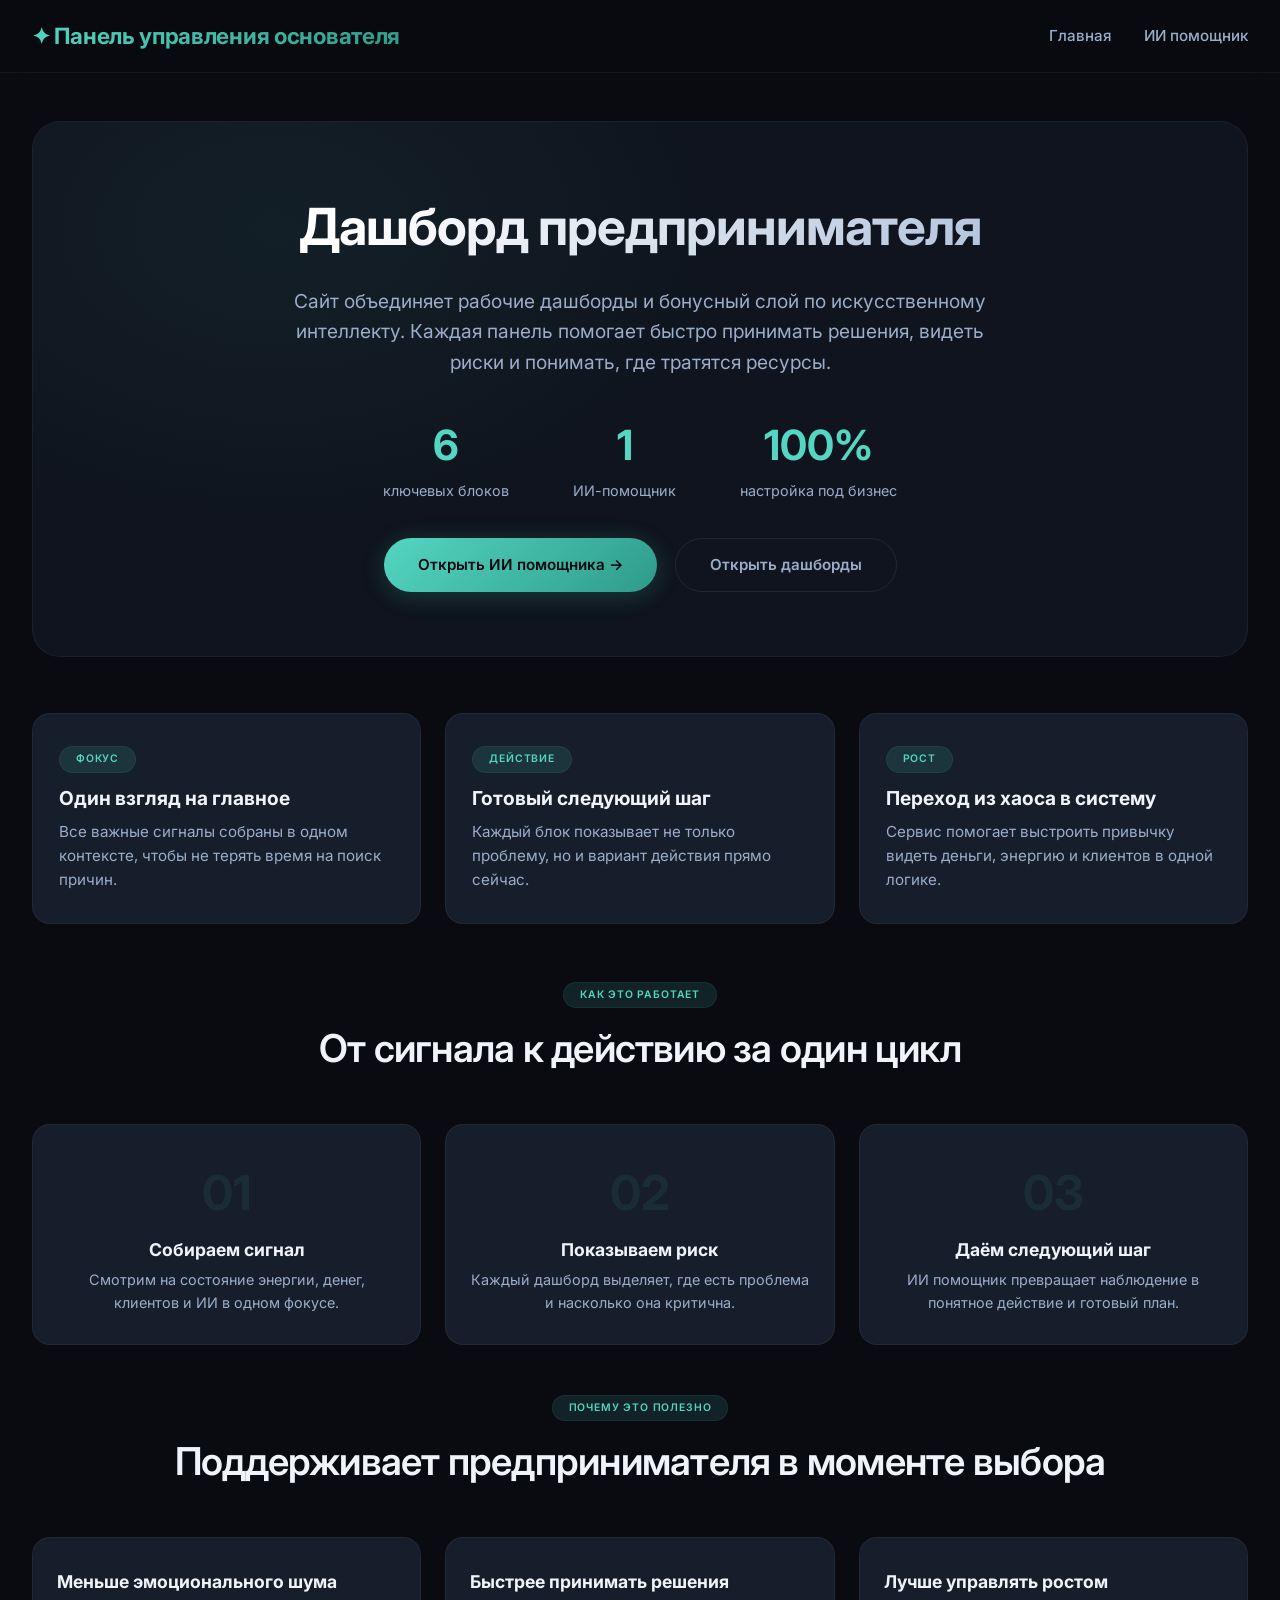
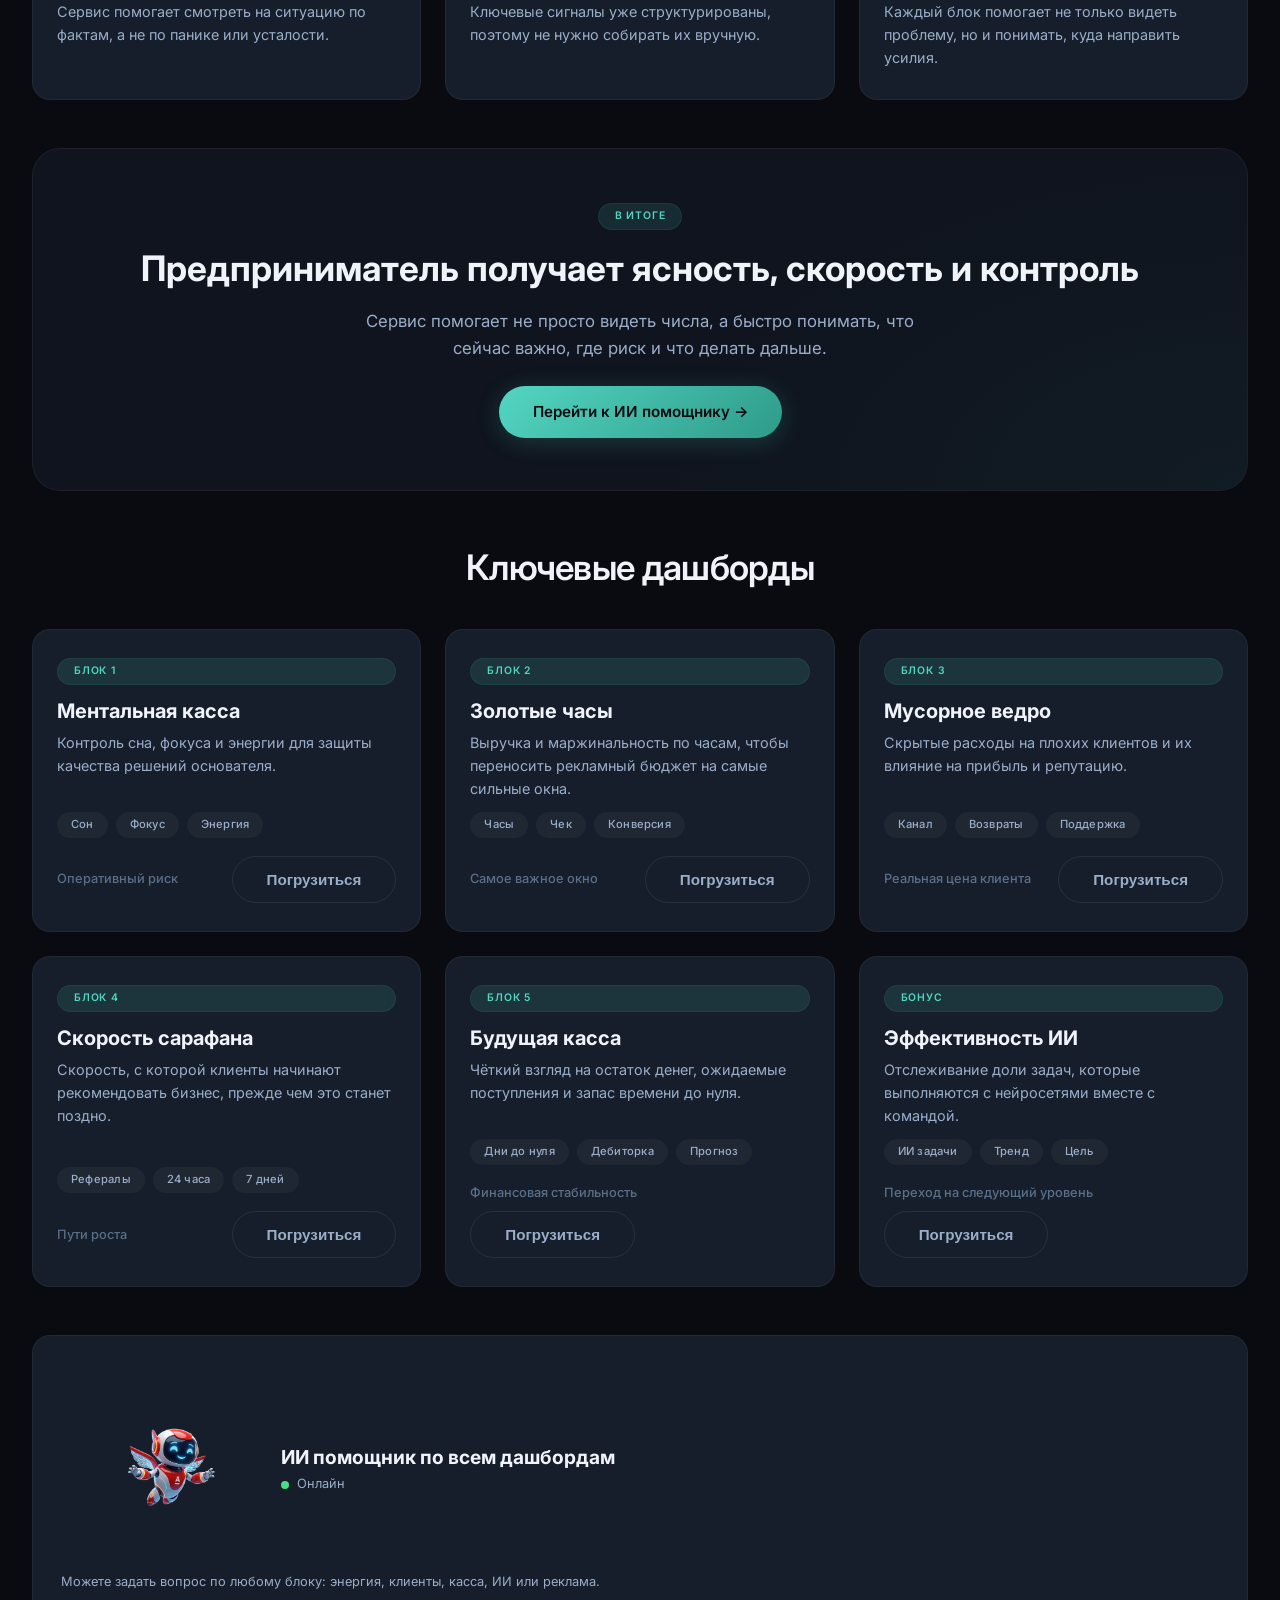
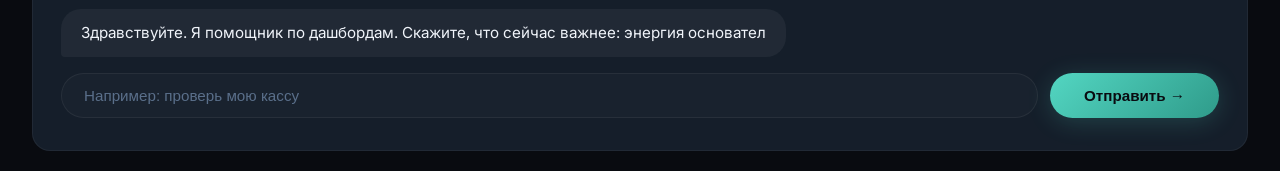
<file: index.html>
<!DOCTYPE html>
<html lang="ru">
<head>
  <meta charset="UTF-8" />
  <meta name="viewport" content="width=device-width, initial-scale=1.0" />
  <title>Панель управления основателя</title>
  <link rel="stylesheet" href="styles.css" />
  <link href="https://fonts.googleapis.com/css2?family=Inter:opsz@14..32&display=swap" rel="stylesheet" />
</head>
<body>
  <header>
    <div class="container navbar">
      <div class="brand">✦ Панель управления основателя</div>
      <nav class="nav-links">
        <a href="index.html">Главная</a>
        <a href="ai-assistant.html">ИИ помощник</a>
      </nav>
      <button class="hamburger" aria-label="Меню">
        <span></span><span></span><span></span>
      </button>
    </div>
  </header>

  <main class="container">
    <!-- ===== HERO ===== -->
    <section class="hero">
      <div class="hero-card">
        <div class="hero-glow"></div>
        <h1>Дашборд предпринимателя</h1>
        <p>Сайт объединяет рабочие дашборды и бонусный слой по искусственному интеллекту. Каждая панель помогает быстро принимать решения, видеть риски и понимать, где тратятся ресурсы.</p>
        <div class="hero-metrics">
          <div class="hero-stat" data-count="6">
            <strong>0</strong>
            <span>ключевых блоков</span>
          </div>
          <div class="hero-stat" data-count="1">
            <strong>0</strong>
            <span>ИИ-помощник</span>
          </div>
          <div class="hero-stat" data-count="100" data-suffix="%">
            <strong>0%</strong>
            <span>настройка под бизнес</span>
          </div>
        </div>
        <div class="hero-actions">
          <a class="btn" href="ai-assistant.html">Открыть ИИ помощника →</a>
          <a class="btn secondary" href="#dashboards">Открыть дашборды</a>
        </div>
      </div>
    </section>

    <!-- ===== FEATURES ===== -->
    <section class="feature-band">
      <article class="feature-card fade-item">
        <span class="badge">Фокус</span>
        <h3>Один взгляд на главное</h3>
        <p>Все важные сигналы собраны в одном контексте, чтобы не терять время на поиск причин.</p>
      </article>
      <article class="feature-card fade-item">
        <span class="badge">Действие</span>
        <h3>Готовый следующий шаг</h3>
        <p>Каждый блок показывает не только проблему, но и вариант действия прямо сейчас.</p>
      </article>
      <article class="feature-card fade-item">
        <span class="badge">Рост</span>
        <h3>Переход из хаоса в систему</h3>
        <p>Сервис помогает выстроить привычку видеть деньги, энергию и клиентов в одной логике.</p>
      </article>
    </section>

    <!-- ===== HOW IT WORKS ===== -->
    <section class="how-it-works">
      <div class="section-heading fade-item">
        <span class="badge">Как это работает</span>
        <h2>От сигнала к действию за один цикл</h2>
      </div>
      <div class="steps-grid">
        <article class="step-card fade-item">
          <span class="step-number">01</span>
          <h3>Собираем сигнал</h3>
          <p>Смотрим на состояние энергии, денег, клиентов и ИИ в одном фокусе.</p>
        </article>
        <article class="step-card fade-item">
          <span class="step-number">02</span>
          <h3>Показываем риск</h3>
          <p>Каждый дашборд выделяет, где есть проблема и насколько она критична.</p>
        </article>
        <article class="step-card fade-item">
          <span class="step-number">03</span>
          <h3>Даём следующий шаг</h3>
          <p>ИИ помощник превращает наблюдение в понятное действие и готовый план.</p>
        </article>
      </div>
    </section>

    <!-- ===== VALUE ===== -->
    <section class="value-section">
      <div class="section-heading fade-item">
        <span class="badge">Почему это полезно</span>
        <h2>Поддерживает предпринимателя в моменте выбора</h2>
      </div>
      <div class="value-grid">
        <article class="value-card fade-item">
          <h3>Меньше эмоционального шума</h3>
          <p>Сервис помогает смотреть на ситуацию по фактам, а не по панике или усталости.</p>
        </article>
        <article class="value-card fade-item">
          <h3>Быстрее принимать решения</h3>
          <p>Ключевые сигналы уже структурированы, поэтому не нужно собирать их вручную.</p>
        </article>
        <article class="value-card fade-item">
          <h3>Лучше управлять ростом</h3>
          <p>Каждый блок помогает не только видеть проблему, но и понимать, куда направить усилия.</p>
        </article>
      </div>
    </section>

    <!-- ===== FINAL CTA ===== -->
    <section class="final-cta fade-item">
      <div class="final-cta-content">
        <span class="badge">В итоге</span>
        <h2>Предприниматель получает ясность, скорость и контроль</h2>
        <p>Сервис помогает не просто видеть числа, а быстро понимать, что сейчас важно, где риск и что делать дальше.</p>
        <a class="btn" href="ai-assistant.html">Перейти к ИИ помощнику →</a>
      </div>
    </section>

    <!-- ===== DASHBOARDS ===== -->
    <section id="dashboards">
      <h2 class="section-title fade-item">Ключевые дашборды</h2>
      <div class="dashboard-grid">
        <article class="card fade-item">
          <span class="badge">Блок 1</span>
          <h3>Ментальная касса</h3>
          <p>Контроль сна, фокуса и энергии для защиты качества решений основателя.</p>
          <div class="metrics"><span>Сон</span><span>Фокус</span><span>Энергия</span></div>
          <div class="actions">
            <span class="link">Оперативный риск</span>
            <button class="btn secondary" data-open-dashboard="mental">Погрузиться</button>
          </div>
        </article>

        <article class="card fade-item">
          <span class="badge">Блок 2</span>
          <h3>Золотые часы</h3>
          <p>Выручка и маржинальность по часам, чтобы переносить рекламный бюджет на самые сильные окна.</p>
          <div class="metrics"><span>Часы</span><span>Чек</span><span>Конверсия</span></div>
          <div class="actions">
            <span class="link">Самое важное окно</span>
            <button class="btn secondary" data-open-dashboard="hours">Погрузиться</button>
          </div>
        </article>

        <article class="card fade-item">
          <span class="badge">Блок 3</span>
          <h3>Мусорное ведро</h3>
          <p>Скрытые расходы на плохих клиентов и их влияние на прибыль и репутацию.</p>
          <div class="metrics"><span>Канал</span><span>Возвраты</span><span>Поддержка</span></div>
          <div class="actions">
            <span class="link">Реальная цена клиента</span>
            <button class="btn secondary" data-open-dashboard="waste">Погрузиться</button>
          </div>
        </article>

        <article class="card fade-item">
          <span class="badge">Блок 4</span>
          <h3>Скорость сарафана</h3>
          <p>Скорость, с которой клиенты начинают рекомендовать бизнес, прежде чем это станет поздно.</p>
          <div class="metrics"><span>Рефералы</span><span>24 часа</span><span>7 дней</span></div>
          <div class="actions">
            <span class="link">Пути роста</span>
            <button class="btn secondary" data-open-dashboard="word">Погрузиться</button>
          </div>
        </article>

        <article class="card fade-item">
          <span class="badge">Блок 5</span>
          <h3>Будущая касса</h3>
          <p>Чёткий взгляд на остаток денег, ожидаемые поступления и запас времени до нуля.</p>
          <div class="metrics"><span>Дни до нуля</span><span>Дебиторка</span><span>Прогноз</span></div>
          <div class="actions">
            <span class="link">Финансовая стабильность</span>
            <button class="btn secondary" data-open-dashboard="cash">Погрузиться</button>
          </div>
        </article>

        <article class="card fade-item">
          <span class="badge">Бонус</span>
          <h3>Эффективность ИИ</h3>
          <p>Отслеживание доли задач, которые выполняются с нейросетями вместе с командой.</p>
          <div class="metrics"><span>ИИ задачи</span><span>Тренд</span><span>Цель</span></div>
          <div class="actions">
            <span class="link">Переход на следующий уровень</span>
            <button class="btn secondary" data-open-dashboard="ai">Погрузиться</button>
          </div>
        </article>
      </div>
    </section>

    <!-- ===== CHAT + МАСКОТ ===== -->
    <section class="panel chat-card fade-item">
      <div class="chat-header">
        <div class="chat-header-left">
          <div class="chat-mascot">
            <div class="robot-animation-wrapper">
              <img src="alfa_mascot_transparent.png" alt="Маскот" class="robot-image" />
            </div>
          </div>
          <div class="chat-header-info">
            <h3>ИИ помощник по всем дашбордам</h3>
            <span class="online-status"><span class="dot"></span> Онлайн</span>
          </div>
        </div>
      </div>
      <p class="small">Можете задать вопрос по любому блоку: энергия, клиенты, касса, ИИ или реклама.</p>
      <div class="messages" id="chatMessages"></div>
      <form class="chat-form">
        <div class="form-row">
          <input type="text" data-chat-input placeholder="Например: проверь мою кассу" />
          <button class="btn" type="submit">Отправить →</button>
        </div>
      </form>
    </section>
  </main>

  <!-- ===== MODAL ===== -->
  <div class="modal" aria-hidden="true">
    <div class="modal-content">
      <div class="modal-header">
        <h3 data-modal-title></h3>
        <button class="close-btn" type="button" aria-label="Закрыть">×</button>
      </div>
      <div data-modal-body></div>
    </div>
  </div>

  <script src="scripts.js"></script>
</body>
</html>
</file>
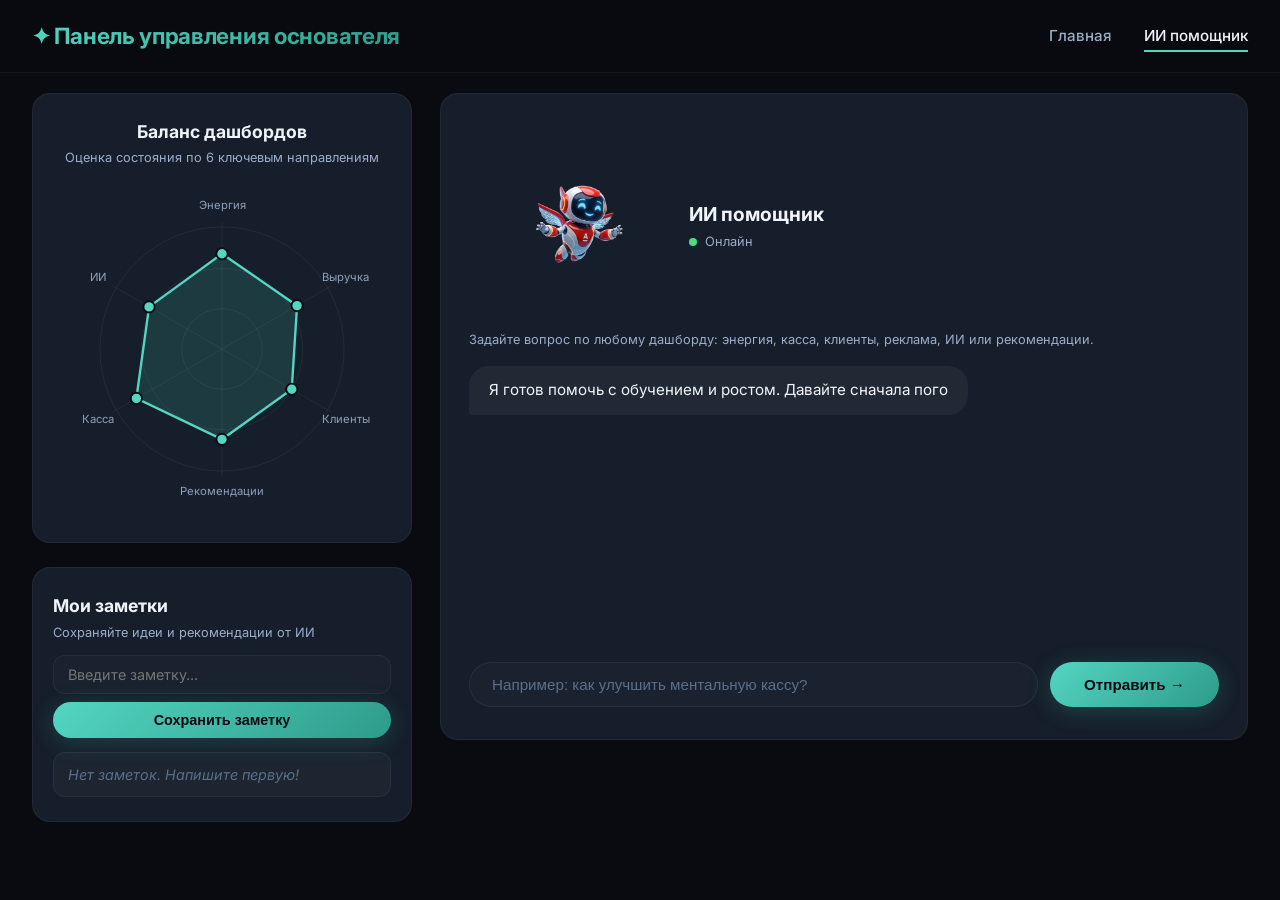
<file: ai-assistant.html>
<!DOCTYPE html>
<html lang="ru">
<head>
  <meta charset="UTF-8" />
  <meta name="viewport" content="width=device-width, initial-scale=1.0" />
  <title>ИИ помощник — Панель управления основателя</title>
  <link rel="stylesheet" href="styles.css" />
  <link href="https://fonts.googleapis.com/css2?family=Inter:opsz@14..32&display=swap" rel="stylesheet" />
</head>
<body>
  <header>
    <div class="container navbar">
      <div class="brand">✦ Панель управления основателя</div>
      <nav class="nav-links">
        <a href="index.html">Главная</a>
        <a href="ai-assistant.html" class="active">ИИ помощник</a>
      </nav>
      <button class="hamburger" aria-label="Меню">
        <span></span><span></span><span></span>
      </button>
    </div>
  </header>

  <main class="container ai-assistant-page">
    <!-- ===== МОБИЛЬНЫЕ КНОПКИ-ВКЛАДКИ (ВСЕГДА НАВЕРХУ) ===== -->
    <div class="ai-mobile-tabs">
      <button class="ai-tab-btn active" data-tab="chat">Чат</button>
      <button class="ai-tab-btn" data-tab="notes">Заметки</button>
      <button class="ai-tab-btn" data-tab="radar">Баланс</button>
    </div>

    <div class="ai-layout">
      <!-- ===== ЛЕВАЯ КОЛОНКА: РАДАР + ЗАМЕТКИ ===== -->
      <div class="ai-left-panel">
        <!-- Радар -->
        <div class="ai-radar-card ai-tab-content" data-tab-content="radar">
          <h3>Баланс дашбордов</h3>
          <p class="small">Оценка состояния по 6 ключевым направлениям</p>
          <div class="radar-container" data-radar></div>
        </div>

        <!-- Заметки -->
        <div class="ai-notes-card ai-tab-content" data-tab-content="notes">
          <h3>Мои заметки</h3>
          <p class="small">Сохраняйте идеи и рекомендации от ИИ</p>
          
          <!-- Поле ввода + кнопка -->
          <div class="notes-input-row">
            <input type="text" id="noteInput" placeholder="Введите заметку..." />
          </div>
          <div class="notes-btn-row">
            <button class="btn" id="addNoteBtn">Сохранить заметку</button>
          </div>
          
          <!-- Список заметок -->
          <div class="notes-list" id="notesList"></div>
        </div>
      </div>

      <!-- ===== ПРАВАЯ КОЛОНКА: РАСШИРЕННЫЙ ЧАТ ===== -->
      <div class="ai-right-panel ai-tab-content" data-tab-content="chat">
        <div class="panel chat-card">
          <div class="chat-header">
            <div class="chat-header-left">
              <div class="chat-mascot">
                <div class="robot-animation-wrapper">
                  <img src="alfa_mascot_transparent.png" alt="Маскот" class="robot-image" />
                </div>
              </div>
              <div class="chat-header-info">
                <h3>ИИ помощник</h3>
                <span class="online-status"><span class="dot"></span> Онлайн</span>
              </div>
            </div>
          </div>
          <p class="small">Задайте вопрос по любому дашборду: энергия, касса, клиенты, реклама, ИИ или рекомендации.</p>
          <div class="messages" data-assistant-messages></div>
          <form class="chat-form" data-assistant-form>
            <div class="form-row">
              <input type="text" data-assistant-input placeholder="Например: как улучшить ментальную кассу?" />
              <button class="btn" type="submit">Отправить →</button>
            </div>
          </form>
        </div>
      </div>
    </div>
  </main>

  <script src="scripts.js"></script>
</body>
</html>
</file>
<file: styles.css>
/* ============================================================
   ROOT / ПЕРЕМЕННЫЕ
   ============================================================ */
:root {
  --bg-primary: #090b10;
  --bg-secondary: #0f141e;
  --bg-card: #151e2a;
  --bg-card-hover: #1c2838;
  --border-subtle: rgba(255, 255, 255, 0.05);
  --border-hover: rgba(83, 214, 194, 0.4);
  --text-primary: #f0f4fa;
  --text-secondary: #9aadc9;
  --text-muted: #5a6f8a;
  --accent: #53d6c2;
  --accent-glow: rgba(83, 214, 194, 0.12);
  --accent-gradient: linear-gradient(135deg, #53d6c2, #2f9b8a);
  --radius-lg: 28px;
  --radius-md: 18px;
  --radius-sm: 12px;
  --transition: 0.35s cubic-bezier(0.25, 0.46, 0.45, 0.94);
}

* {
  margin: 0;
  padding: 0;
  box-sizing: border-box;
}

html {
  scroll-behavior: smooth;
}

body {
  font-family: 'Inter', -apple-system, BlinkMacSystemFont, 'Segoe UI', Roboto, sans-serif;
  background: var(--bg-primary);
  color: var(--text-primary);
  line-height: 1.6;
  -webkit-font-smoothing: antialiased;
  overflow-x: hidden;
}

.container {
  max-width: 1280px;
  margin: 0 auto;
  padding: 0 32px;
}

/* ============================================================
   HAMBURGER
   ============================================================ */
.hamburger {
  display: none;
  flex-direction: column;
  gap: 5px;
  background: none;
  border: none;
  cursor: pointer;
  padding: 4px;
}

.hamburger span {
  display: block;
  width: 24px;
  height: 2px;
  background: var(--text-secondary);
  border-radius: 2px;
  transition: all var(--transition);
}

.hamburger.active span:nth-child(1) {
  transform: rotate(45deg) translate(5px, 5px);
}
.hamburger.active span:nth-child(2) {
  opacity: 0;
}
.hamburger.active span:nth-child(3) {
  transform: rotate(-45deg) translate(5px, -5px);
}

/* ============================================================
   HEADER
   ============================================================ */
header {
  padding: 18px 0;
  border-bottom: 1px solid var(--border-subtle);
  backdrop-filter: blur(16px);
  -webkit-backdrop-filter: blur(16px);
  background: rgba(9, 11, 16, 0.6);
  position: sticky;
  top: 0;
  z-index: 100;
  transition: all var(--transition);
}

header.scrolled {
  background: rgba(9, 11, 16, 0.92);
  padding: 12px 0;
}

.navbar {
  display: flex;
  justify-content: space-between;
  align-items: center;
  flex-wrap: wrap;
  gap: 16px;
}

.brand {
  font-size: 1.4rem;
  font-weight: 700;
  background: var(--accent-gradient);
  -webkit-background-clip: text;
  -webkit-text-fill-color: transparent;
  letter-spacing: -0.3px;
}

.nav-links {
  display: flex;
  gap: 32px;
  align-items: center;
}

.nav-links a {
  color: var(--text-secondary);
  text-decoration: none;
  font-size: 0.95rem;
  font-weight: 500;
  transition: color var(--transition);
  position: relative;
}

.nav-links a::after {
  content: '';
  position: absolute;
  bottom: -4px;
  left: 0;
  width: 0;
  height: 2px;
  background: var(--accent);
  transition: width var(--transition);
}

.nav-links a:hover {
  color: var(--text-primary);
}

.nav-links a:hover::after {
  width: 100%;
}

/* ============================================================
   HERO
   ============================================================ */
.hero {
  margin: 48px 0 56px;
  position: relative;
}

.hero-card {
  background: var(--bg-secondary);
  border: 1px solid var(--border-subtle);
  border-radius: var(--radius-lg);
  padding: 64px 56px;
  text-align: center;
  position: relative;
  overflow: hidden;
}

.hero-glow {
  position: absolute;
  top: -40%;
  left: -20%;
  width: 80%;
  height: 120%;
  background: radial-gradient(ellipse, rgba(83, 214, 194, 0.06), transparent 70%);
  animation: heroGlow 12s ease-in-out infinite alternate;
}

@keyframes heroGlow {
  0% {
    transform: translate(-5%, -5%) scale(1);
    opacity: 0.6;
  }
  100% {
    transform: translate(5%, 5%) scale(1.1);
    opacity: 1;
  }
}

.hero-card h1 {
  font-size: 3.2rem;
  font-weight: 700;
  letter-spacing: -0.02em;
  background: linear-gradient(135deg, #ffffff 25%, #9ab0d0);
  -webkit-background-clip: text;
  -webkit-text-fill-color: transparent;
  margin-bottom: 18px;
  position: relative;
}

.hero-card p {
  font-size: 1.2rem;
  color: var(--text-secondary);
  max-width: 720px;
  margin: 0 auto 34px;
  position: relative;
}

.hero-metrics {
  display: flex;
  justify-content: center;
  gap: 64px;
  flex-wrap: wrap;
  margin-bottom: 34px;
  position: relative;
}

.hero-stat {
  text-align: center;
}

.hero-stat strong {
  display: block;
  font-size: 2.6rem;
  font-weight: 700;
  color: var(--accent);
  transition: all var(--transition);
}

.hero-stat span {
  font-size: 0.9rem;
  color: var(--text-secondary);
}

.hero-actions {
  display: flex;
  gap: 18px;
  justify-content: center;
  flex-wrap: wrap;
  position: relative;
}

/* ============================================================
   BUTTONS
   ============================================================ */
.btn {
  display: inline-flex;
  align-items: center;
  gap: 10px;
  padding: 14px 34px;
  background: var(--accent-gradient);
  color: #090b10;
  font-weight: 600;
  font-size: 0.95rem;
  border-radius: 60px;
  text-decoration: none;
  border: none;
  cursor: pointer;
  transition: all var(--transition);
  box-shadow: 0 4px 24px rgba(83, 214, 194, 0.2);
  position: relative;
  overflow: hidden;
}

.btn::before {
  content: '';
  position: absolute;
  inset: 0;
  background: linear-gradient(135deg, rgba(255, 255, 255, 0.15), transparent);
  opacity: 0;
  transition: opacity var(--transition);
}

.btn:hover::before {
  opacity: 1;
}

.btn:hover {
  transform: translateY(-3px) scale(1.01);
  box-shadow: 0 8px 40px rgba(83, 214, 194, 0.35);
}

.btn.secondary {
  background: transparent;
  color: var(--text-secondary);
  border: 1px solid rgba(255, 255, 255, 0.08);
  box-shadow: none;
}

.btn.secondary::before {
  display: none;
}

.btn.secondary:hover {
  background: rgba(255, 255, 255, 0.04);
  color: var(--text-primary);
  border-color: rgba(255, 255, 255, 0.15);
  transform: translateY(-3px);
  box-shadow: 0 8px 30px rgba(0, 0, 0, 0.4);
}

/* ============================================================
   BADGE
   ============================================================ */
.badge {
  display: inline-block;
  background: var(--accent-glow);
  color: var(--accent);
  font-size: 0.65rem;
  font-weight: 600;
  padding: 4px 16px;
  border-radius: 40px;
  text-transform: uppercase;
  letter-spacing: 0.08em;
  margin-bottom: 10px;
  border: 1px solid rgba(83, 214, 194, 0.08);
}

/* ============================================================
   SECTION HEADING
   ============================================================ */
.section-heading {
  text-align: center;
  margin-bottom: 44px;
}

.section-heading h2 {
  font-size: 2.4rem;
  font-weight: 600;
  letter-spacing: -0.02em;
}

/* ============================================================
   FADE-ITEMS (анимация при скролле)
   ============================================================ */
.fade-item {
  opacity: 0;
  transform: translateY(30px);
  transition: all 0.7s cubic-bezier(0.25, 0.46, 0.45, 0.94);
}

.fade-item.visible {
  opacity: 1;
  transform: translateY(0);
}

.fade-item:nth-child(1) {
  transition-delay: 0.05s;
}
.fade-item:nth-child(2) {
  transition-delay: 0.12s;
}
.fade-item:nth-child(3) {
  transition-delay: 0.19s;
}
.fade-item:nth-child(4) {
  transition-delay: 0.26s;
}
.fade-item:nth-child(5) {
  transition-delay: 0.33s;
}
.fade-item:nth-child(6) {
  transition-delay: 0.40s;
}

/* ============================================================
   FEATURE BAND
   ============================================================ */
.feature-band {
  display: grid;
  grid-template-columns: repeat(auto-fit, minmax(260px, 1fr));
  gap: 24px;
  margin: 40px 0 56px;
}

.feature-card {
  background: var(--bg-card);
  padding: 30px 26px;
  border-radius: var(--radius-md);
  border: 1px solid var(--border-subtle);
  transition: all var(--transition);
  cursor: default;
}

.feature-card:hover {
  border-color: var(--border-hover);
  background: var(--bg-card-hover);
  transform: translateY(-6px);
  box-shadow: 0 12px 40px rgba(0, 0, 0, 0.3);
}

.feature-card h3 {
  font-size: 1.2rem;
  margin-bottom: 6px;
}

.feature-card p {
  color: var(--text-secondary);
  font-size: 0.95rem;
}

/* ============================================================
   STEPS
   ============================================================ */
.steps-grid {
  display: grid;
  grid-template-columns: repeat(auto-fit, minmax(220px, 1fr));
  gap: 24px;
  margin-bottom: 48px;
}

.step-card {
  background: var(--bg-card);
  padding: 30px 24px;
  border-radius: var(--radius-md);
  border: 1px solid var(--border-subtle);
  transition: all var(--transition);
  text-align: center;
  cursor: default;
}

.step-card:hover {
  border-color: var(--border-hover);
  transform: translateY(-6px);
  box-shadow: 0 12px 40px rgba(0, 0, 0, 0.3);
}

.step-number {
  font-size: 3rem;
  font-weight: 700;
  color: rgba(83, 214, 194, 0.08);
  display: block;
  margin-bottom: 4px;
  transition: color var(--transition);
}

.step-card:hover .step-number {
  color: rgba(83, 214, 194, 0.2);
}

.step-card h3 {
  font-size: 1.1rem;
  margin-bottom: 4px;
}

.step-card p {
  color: var(--text-secondary);
  font-size: 0.9rem;
}

/* ============================================================
   VALUE GRID
   ============================================================ */
.value-grid {
  display: grid;
  grid-template-columns: repeat(auto-fit, minmax(240px, 1fr));
  gap: 24px;
  margin: 32px 0 48px;
}

.value-card {
  background: var(--bg-card);
  padding: 30px 24px;
  border-radius: var(--radius-md);
  border: 1px solid var(--border-subtle);
  transition: all var(--transition);
  cursor: default;
}

.value-card:hover {
  border-color: var(--border-hover);
  background: var(--bg-card-hover);
  transform: translateY(-4px);
}

.value-card h3 {
  font-size: 1.1rem;
  margin-bottom: 4px;
}

.value-card p {
  color: var(--text-secondary);
  font-size: 0.9rem;
}

/* ============================================================
   FINAL CTA
   ============================================================ */
.final-cta {
  margin: 48px 0;
}

.final-cta-content {
  background: var(--bg-secondary);
  padding: 52px 44px;
  border-radius: var(--radius-lg);
  border: 1px solid var(--border-subtle);
  text-align: center;
  position: relative;
  overflow: hidden;
}

.final-cta-content::before {
  content: '';
  position: absolute;
  bottom: 0;
  right: 0;
  width: 50%;
  height: 100%;
  background: radial-gradient(ellipse at bottom right, rgba(83, 214, 194, 0.04), transparent 70%);
  pointer-events: none;
}

.final-cta-content h2 {
  font-size: 2.2rem;
  margin-bottom: 12px;
  position: relative;
}

.final-cta-content p {
  color: var(--text-secondary);
  max-width: 600px;
  margin: 0 auto 24px;
  font-size: 1.05rem;
  position: relative;
}

/* ============================================================
   DASHBOARDS — 3 КОЛОНКИ НА ДЕСКТОПЕ
   ============================================================ */
.section-title {
  font-size: 2.2rem;
  font-weight: 600;
  text-align: center;
  margin-bottom: 34px;
  letter-spacing: -0.02em;
}

.dashboard-grid {
  display: grid;
  grid-template-columns: repeat(3, 1fr);
  gap: 24px;
  margin-bottom: 48px;
}

.card {
  background: var(--bg-card);
  padding: 28px 24px;
  border-radius: var(--radius-md);
  border: 1px solid var(--border-subtle);
  transition: all var(--transition);
  display: flex;
  flex-direction: column;
  cursor: default;
  position: relative;
}

.card::before {
  content: '';
  position: absolute;
  inset: -1px;
  border-radius: var(--radius-md);
  background: var(--accent-gradient);
  opacity: 0;
  transition: opacity var(--transition);
  z-index: -1;
}

.card:hover::before {
  opacity: 0.08;
}

.card:hover {
  border-color: var(--border-hover);
  transform: translateY(-8px);
  background: var(--bg-card-hover);
  box-shadow: 0 16px 48px rgba(0, 0, 0, 0.35);
}

.card h3 {
  font-size: 1.25rem;
  margin-bottom: 4px;
}

.card p {
  color: var(--text-secondary);
  font-size: 0.9rem;
  margin-bottom: 12px;
  flex: 1;
}

.metrics {
  display: flex;
  gap: 8px;
  flex-wrap: wrap;
  margin-bottom: 14px;
}

.metrics span {
  background: rgba(255, 255, 255, 0.04);
  padding: 4px 14px;
  border-radius: 30px;
  font-size: 0.7rem;
  font-weight: 500;
  color: var(--text-secondary);
  letter-spacing: 0.02em;
  transition: all var(--transition);
}

.card:hover .metrics span {
  background: rgba(83, 214, 194, 0.08);
  color: var(--text-primary);
}

.actions {
  display: flex;
  justify-content: space-between;
  align-items: center;
  flex-wrap: wrap;
  gap: 8px;
  margin-top: 4px;
}

.link {
  color: var(--text-muted);
  font-size: 0.8rem;
  font-weight: 500;
  transition: color var(--transition);
  cursor: default;
}

.link:hover {
  color: var(--accent);
}

/* ============================================================
   CHAT С МАСКОТОМ (ОРИГИНАЛЬНЫЙ РАЗМЕР)
   ============================================================ */
.panel {
  background: var(--bg-card);
  padding: 32px 28px;
  border-radius: var(--radius-md);
  border: 1px solid var(--border-subtle);
  margin: 40px 0 20px;
  transition: all var(--transition);
}

.panel:hover {
  border-color: var(--border-hover);
}

.chat-header {
  display: flex;
  justify-content: flex-start;
  align-items: center;
  margin-bottom: 4px;
}

.chat-header-left {
  display: flex;
  align-items: center;
  gap: 20px;
  flex-wrap: wrap;
}

.chat-mascot {
  flex-shrink: 0;
}

.chat-header-info {
  display: flex;
  flex-direction: column;
  gap: 2px;
}

.chat-header-info h3 {
  font-size: 1.2rem;
  margin: 0;
}

.online-status {
  display: flex;
  align-items: center;
  gap: 8px;
  font-size: 0.8rem;
  color: var(--text-secondary);
}

.dot {
  display: inline-block;
  width: 8px;
  height: 8px;
  background: #4ade80;
  border-radius: 50%;
  animation: pulse-dot 2s ease-in-out infinite;
}

@keyframes pulse-dot {
  0%, 100% {
    opacity: 1;
    transform: scale(1);
  }
  50% {
    opacity: 0.4;
    transform: scale(0.8);
  }
}

/* ===== ЧАТ — РАЗМЕР КАК БЫЛ, ПРОКРУТКА РАБОТАЕТ ===== */
.chat-card .messages {
  max-height: 220px;
  overflow-y: auto;
  margin: 16px 0;
  display: flex;
  flex-direction: column;
  gap: 10px;
  padding-right: 4px;
  scroll-behavior: smooth;
  overscroll-behavior: contain;
}

.chat-card .messages::-webkit-scrollbar {
  width: 4px;
}

.chat-card .messages::-webkit-scrollbar-track {
  background: rgba(255, 255, 255, 0.03);
  border-radius: 4px;
}

.chat-card .messages::-webkit-scrollbar-thumb {
  background: rgba(83, 214, 194, 0.3);
  border-radius: 4px;
}

.message {
  background: rgba(255, 255, 255, 0.05);
  padding: 12px 20px;
  border-radius: 20px 20px 20px 4px;
  max-width: 82%;
  font-size: 0.95rem;
  align-self: flex-start;
  color: var(--text-primary);
  animation: messageIn 0.4s ease;
}

@keyframes messageIn {
  0% {
    opacity: 0;
    transform: translateY(10px) scale(0.97);
  }
  100% {
    opacity: 1;
    transform: translateY(0) scale(1);
  }
}

.message.user {
  background: var(--accent);
  color: #090b10;
  border-radius: 20px 20px 4px 20px;
  align-self: flex-end;
}

.chat-form .form-row {
  display: flex;
  gap: 12px;
}

.chat-form input {
  flex: 1;
  padding: 12px 22px;
  border-radius: 60px;
  border: 1px solid rgba(255, 255, 255, 0.06);
  background: rgba(255, 255, 255, 0.02);
  color: var(--text-primary);
  font-size: 0.95rem;
  transition: all var(--transition);
}

.chat-form input::placeholder {
  color: var(--text-muted);
}

.chat-form input:focus {
  outline: none;
  border-color: var(--accent);
  background: rgba(255, 255, 255, 0.05);
  box-shadow: 0 0 0 4px rgba(83, 214, 194, 0.06);
}

/* ============================================================
   МАСКОТ
   ============================================================ */
.robot-animation-wrapper {
  position: relative;
  display: flex;
  justify-content: center;
  align-items: center;
  width: 200px;
  height: 200px;
  overflow: hidden;
  transition: transform 0.3s ease;
  flex-shrink: 0;
}

.robot-image {
  width: 100%;
  height: auto;
  display: block;
  animation: swingWings 4s infinite ease-in-out;
  transform-origin: center center;
}

.robot-animation-wrapper:hover .robot-image {
  transform: scale(1.08);
  animation-duration: 2s;
}

@keyframes swingWings {
  0%, 100% {
    transform: scale(1) rotate(-1.5deg) skewY(-1.5deg);
  }
  50% {
    transform: scale(1.03) rotate(1.5deg) skewY(1.5deg);
  }
}

/* ============================================================
   MODAL
   ============================================================ */
.modal {
  display: none;
  position: fixed;
  inset: 0;
  background: rgba(0, 0, 0, 0.7);
  backdrop-filter: blur(16px);
  -webkit-backdrop-filter: blur(16px);
  align-items: center;
  justify-content: center;
  z-index: 999;
  animation: modalFade 0.3s ease;
}

@keyframes modalFade {
  0% {
    opacity: 0;
  }
  100% {
    opacity: 1;
  }
}

.modal.open {
  display: flex;
}

.modal-content {
  background: var(--bg-secondary);
  padding: 36px 32px;
  border-radius: var(--radius-lg);
  max-width: 640px;
  width: 92%;
  border: 1px solid var(--border-subtle);
  max-height: 90vh;
  overflow-y: auto;
  animation: modalSlide 0.4s cubic-bezier(0.25, 0.46, 0.45, 0.94);
}

@keyframes modalSlide {
  0% {
    opacity: 0;
    transform: translateY(20px) scale(0.97);
  }
  100% {
    opacity: 1;
    transform: translateY(0) scale(1);
  }
}

.modal-header {
  display: flex;
  justify-content: space-between;
  align-items: center;
  margin-bottom: 18px;
}

.modal-header h3 {
  font-size: 1.5rem;
}

.close-btn {
  background: none;
  border: none;
  color: var(--text-secondary);
  font-size: 2rem;
  cursor: pointer;
  transition: color var(--transition);
  line-height: 1;
  padding: 4px 8px;
}

.close-btn:hover {
  color: var(--text-primary);
  transform: rotate(90deg);
}

/* ============================================================
   VISUAL PANELS
   ============================================================ */
.visual-panel {
  background: rgba(255, 255, 255, 0.02);
  padding: 18px;
  border-radius: var(--radius-sm);
  margin: 12px 0 18px;
}

.visual-pill-row {
  display: flex;
  gap: 10px;
  flex-wrap: wrap;
  margin: 8px 0;
}

.visual-pill {
  padding: 6px 18px;
  border-radius: 40px;
  font-size: 0.8rem;
  font-weight: 600;
}

.visual-pill.good {
  background: rgba(83, 214, 194, 0.15);
  color: #53d6c2;
}
.visual-pill.warning {
  background: rgba(255, 193, 7, 0.15);
  color: #ffc107;
}
.visual-pill.danger {
  background: rgba(244, 67, 54, 0.15);
  color: #f44336;
}

.sparkline {
  display: flex;
  align-items: flex-end;
  gap: 6px;
  height: 64px;
  margin-top: 8px;
}

.sparkline span {
  display: block;
  flex: 1;
  background: var(--accent);
  border-radius: 4px 4px 0 0;
  opacity: 0.5;
  transition: height 0.5s ease;
}

.sparkline span:hover {
  opacity: 0.9;
}

.heat-grid {
  display: grid;
  grid-template-columns: repeat(7, 1fr);
  gap: 6px;
  margin: 8px 0;
}

.heat-cell {
  aspect-ratio: 1;
  border-radius: 6px;
  background: var(--accent);
  opacity: 0.08;
  transition: all 0.4s ease;
}

.heat-cell.active {
  opacity: 0.45;
}

.heat-cell:hover {
  opacity: 0.7 !important;
  transform: scale(1.05);
}

.small {
  font-size: 0.8rem;
  color: var(--text-secondary);
}

.channel-bars {
  margin: 8px 0;
}

.channel-row {
  display: flex;
  align-items: center;
  gap: 12px;
  margin: 6px 0;
}

.channel-row span {
  width: 90px;
  font-size: 0.85rem;
  color: var(--text-secondary);
}

.bar-track {
  flex: 1;
  height: 6px;
  background: rgba(255, 255, 255, 0.05);
  border-radius: 6px;
  overflow: hidden;
}

.bar-fill {
  height: 100%;
  border-radius: 6px;
  transition: width 1s ease;
}

.bar-fill.danger {
  background: #f44336;
}
.bar-fill.warning {
  background: #ffc107;
}
.bar-fill.good {
  background: #53d6c2;
}

.timeline-steps {
  display: flex;
  gap: 10px;
  flex-wrap: wrap;
  margin: 8px 0;
}

.timeline-step {
  background: rgba(255, 255, 255, 0.04);
  padding: 4px 16px;
  border-radius: 30px;
  font-size: 0.8rem;
  color: var(--text-muted);
  transition: all var(--transition);
}

.timeline-step.active {
  background: var(--accent-glow);
  color: var(--accent);
}

.forecast-bars {
  display: flex;
  justify-content: space-around;
  align-items: flex-end;
  height: 120px;
  padding: 8px 0;
  gap: 8px;
}

.forecast-bar {
  display: flex;
  flex-direction: column;
  align-items: center;
  gap: 6px;
  flex: 1;
}

.forecast-bar strong {
  display: block;
  width: 24px;
  background: var(--accent);
  border-radius: 4px 4px 0 0;
  opacity: 0.5;
  min-height: 8px;
  transition: height 0.8s ease;
}

.forecast-bar span {
  font-size: 0.7rem;
  color: var(--text-secondary);
}

.line-chart {
  position: relative;
  height: 80px;
  margin: 8px 0;
}

.line-point {
  position: absolute;
  width: 14px;
  height: 14px;
  background: var(--accent);
  border-radius: 50%;
  transform: translate(-50%, -50%);
  border: 2px solid var(--bg-primary);
  transition: all 0.4s ease;
  cursor: default;
}

.line-point:hover {
  transform: translate(-50%, -50%) scale(1.3);
  box-shadow: 0 0 20px rgba(83, 214, 194, 0.3);
}

.detail-card {
  background: rgba(255, 255, 255, 0.02);
  padding: 18px;
  border-radius: var(--radius-sm);
  margin: 12px 0;
  transition: all var(--transition);
}

.detail-card:hover {
  background: rgba(255, 255, 255, 0.04);
}

.detail-card h4 {
  font-size: 0.85rem;
  color: var(--text-secondary);
  margin-bottom: 4px;
}

.detail-card p {
  font-size: 0.95rem;
}

.detail-card .recommendations {
  color: var(--accent);
  font-weight: 500;
}

/* ============================================================
   SCROLLBAR
   ============================================================ */
::-webkit-scrollbar {
  width: 5px;
}
::-webkit-scrollbar-track {
  background: var(--bg-primary);
}
::-webkit-scrollbar-thumb {
  background: #1e2d3d;
  border-radius: 10px;
}
::-webkit-scrollbar-thumb:hover {
  background: #2e4055;
}

/* ============================================================
   ADAPTIVE — МОБИЛЬНЫЕ
   ============================================================ */
@media (max-width: 768px) {
  .container {
    padding: 0 16px;
  }

  .hamburger {
    display: flex;
  }

  .nav-links {
    display: none;
    flex-direction: column;
    width: 100%;
    gap: 12px;
    padding: 16px 0 8px;
  }

  .nav-links.open {
    display: flex;
  }

  .hero-card {
    padding: 32px 20px;
  }

  .hero-card h1 {
    font-size: 2rem;
  }

  .hero-card p {
    font-size: 1rem;
  }

  .hero-metrics {
    gap: 28px;
  }

  .hero-stat strong {
    font-size: 2rem;
  }

  .navbar {
    flex-wrap: wrap;
  }

  .section-heading h2 {
    font-size: 1.6rem;
  }

  .dashboard-grid {
    grid-template-columns: 1fr;
  }

  .feature-band {
    grid-template-columns: 1fr;
  }

  .steps-grid {
    grid-template-columns: 1fr;
  }

  .value-grid {
    grid-template-columns: 1fr;
  }

  .final-cta-content {
    padding: 32px 20px;
  }

  .final-cta-content h2 {
    font-size: 1.5rem;
  }

  .btn {
    padding: 12px 24px;
    font-size: 0.9rem;
  }

  .panel {
    padding: 24px 16px;
  }

  .modal-content {
    padding: 24px 16px;
  }

  .brand {
    font-size: 1.1rem;
  }

  .chat-header-left {
    gap: 14px;
    width: 100%;
    flex-wrap: nowrap;
    align-items: center;
  }

  .chat-header-info h3 {
    font-size: 0.95rem;
    line-height: 1.2;
  }

  .chat-mascot {
    flex-shrink: 0;
    order: 0;
  }

  .robot-animation-wrapper {
    width: 90px;
    height: 90px;
  }

  .robot-image {
    animation-duration: 3s;
  }

  .chat-card .messages {
    max-height: 180px;
    overscroll-behavior: contain;
  }

  .message {
    max-width: 90%;
    font-size: 0.85rem;
    padding: 10px 14px;
  }

  .chat-form .form-row {
    flex-direction: column;
    gap: 10px;
  }

  .chat-form input {
    width: 100%;
    padding: 14px 18px;
    font-size: 1rem;
  }

  .chat-form .btn {
    width: 100%;
    justify-content: center;
    padding: 14px 20px;
    font-size: 1rem;
    min-height: 52px;
    white-space: nowrap;
  }
}

/* ============================================================
   АКЦЕНТ НА СООБЩЕНИИ ПОЛЬЗОВАТЕЛЯ
   ============================================================ */
.message.user.highlight {
  background: #66e0cc;
  box-shadow: 0 0 30px rgba(83, 214, 194, 0.6);
  transform: scale(1.02);
  transition: all 0.3s cubic-bezier(0.25, 0.46, 0.45, 0.94);
}

.message.user {
  transition: all 0.3s cubic-bezier(0.25, 0.46, 0.45, 0.94);
}

/* ============================================================
   AI ASSISTANT PAGE — СПЕЦИАЛЬНАЯ СТРАНИЦА
   ============================================================ */
.ai-assistant-page {
  padding-top: 20px;
  padding-bottom: 40px;
}

/* ===== МОБИЛЬНЫЕ ВКЛАДКИ (ВСЕГДА НАВЕРХУ) ===== */
.ai-mobile-tabs {
  display: none;
  gap: 8px;
  margin-bottom: 20px;
  position: sticky;
  top: 80px;
  z-index: 50;
  background: var(--bg-primary);
  padding: 8px 0;
}

.ai-tab-btn {
  flex: 1;
  padding: 10px 16px;
  background: var(--bg-card);
  border: 1px solid var(--border-subtle);
  border-radius: var(--radius-sm);
  color: var(--text-secondary);
  font-size: 0.9rem;
  font-weight: 500;
  cursor: pointer;
  transition: all var(--transition);
  text-align: center;
}

.ai-tab-btn:hover {
  border-color: var(--border-hover);
  color: var(--text-primary);
}

.ai-tab-btn.active {
  background: var(--accent-glow);
  border-color: var(--accent);
  color: var(--accent);
}

.ai-layout {
  display: grid;
  grid-template-columns: 380px 1fr;
  gap: 28px;
  align-items: start;
}

/* ===== ЛЕВАЯ ПАНЕЛЬ ===== */
.ai-left-panel {
  display: flex;
  flex-direction: column;
  gap: 24px;
}

.ai-radar-card {
  background: var(--bg-card);
  padding: 24px 20px;
  border-radius: var(--radius-md);
  border: 1px solid var(--border-subtle);
  text-align: center;
}

.ai-radar-card h3 {
  font-size: 1.1rem;
  margin-bottom: 2px;
}

.ai-radar-card .small {
  color: var(--text-secondary);
  font-size: 0.8rem;
  margin-bottom: 12px;
}

.radar-container {
  display: flex;
  justify-content: center;
  align-items: center;
  width: 100%;
}

.radar-container svg {
  max-width: 100%;
  height: auto;
}

/* ===== ЗАМЕТКИ ===== */
.ai-notes-card {
  background: var(--bg-card);
  padding: 24px 20px;
  border-radius: var(--radius-md);
  border: 1px solid var(--border-subtle);
}

.ai-notes-card h3 {
  font-size: 1.1rem;
  margin-bottom: 2px;
}

.ai-notes-card .small {
  color: var(--text-secondary);
  font-size: 0.8rem;
  margin-bottom: 12px;
}

.notes-input-row {
  margin-bottom: 8px;
}

.notes-input-row input {
  width: 100%;
  padding: 10px 14px;
  border-radius: var(--radius-sm);
  border: 1px solid var(--border-subtle);
  background: rgba(255, 255, 255, 0.02);
  color: var(--text-primary);
  font-family: inherit;
  font-size: 0.9rem;
  transition: border-color var(--transition);
}

.notes-input-row input:focus {
  outline: none;
  border-color: var(--accent);
}

.notes-btn-row {
  margin-bottom: 14px;
}

.notes-btn-row .btn {
  width: 100%;
  justify-content: center;
  padding: 10px 20px;
  font-size: 0.9rem;
}

.notes-list {
  display: flex;
  flex-direction: column;
  gap: 8px;
  max-height: 200px;
  overflow-y: auto;
}

.note-item {
  display: flex;
  justify-content: space-between;
  align-items: center;
  padding: 10px 14px;
  background: rgba(255, 255, 255, 0.03);
  border-radius: var(--radius-sm);
  border: 1px solid var(--border-subtle);
  transition: all var(--transition);
  gap: 10px;
  position: relative;
}

.note-item:hover {
  border-color: var(--border-hover);
  background: rgba(255, 255, 255, 0.05);
}

.note-item .note-text {
  flex: 1;
  font-size: 0.9rem;
  color: var(--text-primary);
  word-break: break-word;
}

.note-item .note-actions {
  display: flex;
  gap: 4px;
  flex-shrink: 0;
  opacity: 0;
  transition: opacity var(--transition);
}

.note-item:hover .note-actions {
  opacity: 1;
}

.note-item .note-actions button {
  background: none;
  border: none;
  color: var(--text-muted);
  cursor: pointer;
  padding: 4px 6px;
  border-radius: 4px;
  transition: all var(--transition);
  font-size: 0.75rem;
  font-weight: 500;
}

.note-item .note-actions .edit-btn:hover {
  color: var(--accent);
  background: var(--accent-glow);
}

.note-item .note-actions .delete-btn:hover {
  color: #f44336;
  background: rgba(244, 67, 54, 0.15);
}

.note-item .note-actions .save-edit-btn {
  color: var(--accent);
  background: var(--accent-glow);
}

.note-item .note-actions .save-edit-btn:hover {
  background: var(--accent);
  color: #090b10;
}

.note-item .edit-input {
  display: none;
  flex: 1;
  padding: 6px 10px;
  border-radius: var(--radius-sm);
  border: 1px solid var(--accent);
  background: rgba(255, 255, 255, 0.05);
  color: var(--text-primary);
  font-family: inherit;
  font-size: 0.9rem;
}

.note-item.editing .note-text {
  display: none;
}

.note-item.editing .edit-input {
  display: block;
}

.note-item .save-edit-btn {
  display: none;
}

.note-item.editing .save-edit-btn {
  display: block;
}

.note-item.editing .edit-btn,
.note-item.editing .delete-btn {
  display: none;
}

/* ===== МОБИЛЬНАЯ ВЕРСИЯ: КНОПКИ ВСЕГДА ВИДНЫ ===== */
@media (max-width: 768px) {
  .note-item .note-actions {
    opacity: 1;
  }
  
  .note-item .note-actions button {
    font-size: 0.7rem;
    padding: 4px 6px;
  }
}

.notes-list::-webkit-scrollbar {
  width: 3px;
}

.notes-list::-webkit-scrollbar-track {
  background: rgba(255, 255, 255, 0.03);
  border-radius: 4px;
}

.notes-list::-webkit-scrollbar-thumb {
  background: rgba(83, 214, 194, 0.3);
  border-radius: 4px;
}

/* ===== ПРАВАЯ ПАНЕЛЬ ===== */
.ai-right-panel {
  min-height: 550px;
}

.ai-right-panel .panel {
  margin: 0;
  height: 100%;
  display: flex;
  flex-direction: column;
}

.ai-right-panel .chat-card .messages {
  max-height: 420px;
  min-height: 280px;
}

/* ===== МАСКОТ КАК НА ГЛАВНОЙ СТРАНИЦЕ (200px) ===== */
.ai-right-panel .robot-animation-wrapper {
  width: 200px;
  height: 200px;
}

/* ===== АДАПТИВ ===== */
@media (max-width: 992px) {
  .ai-mobile-tabs {
    display: flex;
    position: sticky;
    top: 72px;
    background: var(--bg-primary);
    padding: 8px 0;
    z-index: 50;
  }

  .ai-layout {
    grid-template-columns: 1fr;
    gap: 20px;
  }

  .ai-left-panel {
    display: contents;
  }

  .ai-tab-content {
    display: none;
  }

  .ai-tab-content.active {
    display: block;
  }

  .ai-radar-card {
    padding: 20px 16px;
  }

  .ai-notes-card {
    padding: 20px 16px;
  }

  .ai-right-panel .chat-card .messages {
    max-height: 320px;
    min-height: 200px;
  }

  .ai-right-panel .robot-animation-wrapper {
    width: 90px;
    height: 90px;
  }

  .notes-list {
    max-height: 160px;
  }
}

@media (max-width: 600px) {
  .ai-mobile-tabs {
    top: 68px;
  }

  .ai-right-panel .chat-card .messages {
    max-height: 280px;
    min-height: 160px;
  }

  .ai-right-panel .robot-animation-wrapper {
    width: 80px;
    height: 80px;
  }

  .ai-radar-card {
    padding: 16px 12px;
  }

  .ai-notes-card {
    padding: 16px 12px;
  }

  .note-item {
    flex-wrap: wrap;
    padding: 8px 12px;
  }

  .note-item .note-text {
    width: 100%;
    font-size: 0.85rem;
  }

  .note-item .note-actions {
    width: 100%;
    justify-content: flex-end;
    opacity: 1;
  }

  .note-item .note-actions button {
    font-size: 0.7rem;
    padding: 4px 8px;
  }
}

/* ===== АКТИВНАЯ ССЫЛКА В ШАПКЕ ===== */
.nav-links a.active {
  color: var(--text-primary);
}

.nav-links a.active::after {
  width: 100%;
}

/* ============================================================
   БОЛЬШИЕ ЭКРАНЫ
   ============================================================ */
@media (min-width: 1400px) {
  .container {
    max-width: 1440px;
    padding: 0 48px;
  }

  .hero-card h1 {
    font-size: 3.8rem;
  }

  .dashboard-grid {
    grid-template-columns: repeat(3, 1fr);
  }
}
</file>
